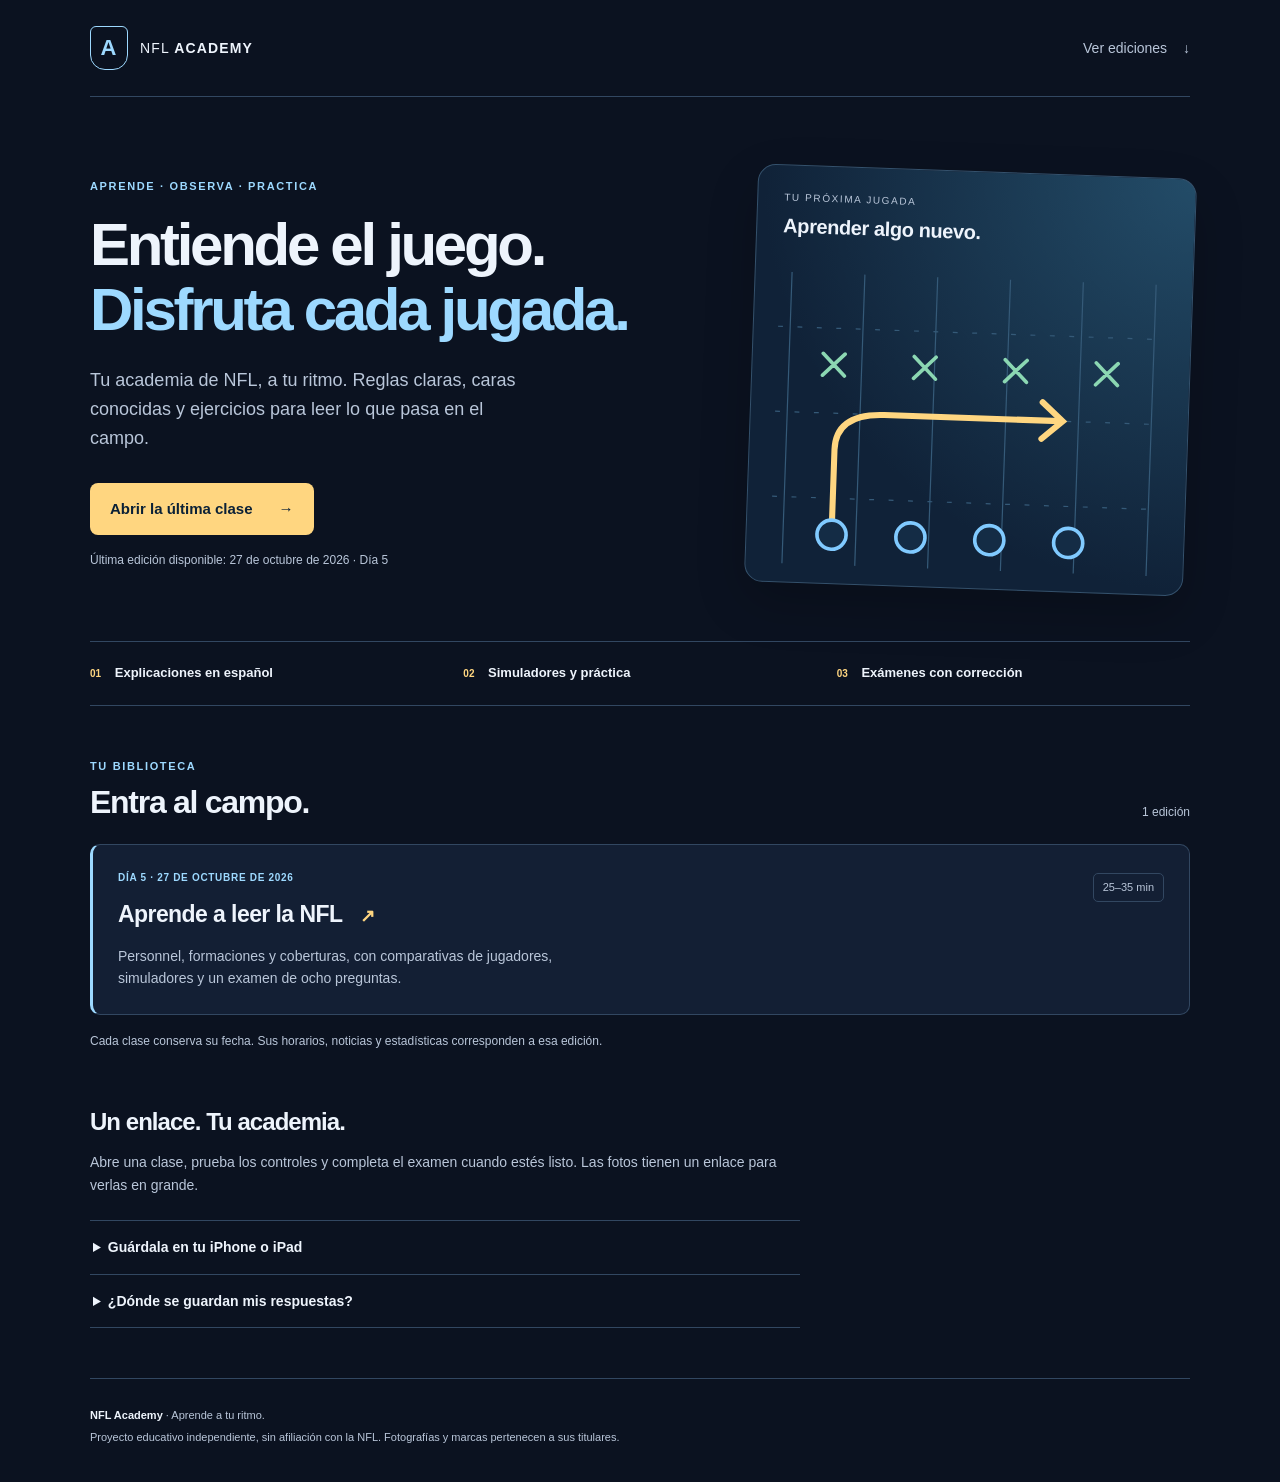
<file: docs/index.html>
<!doctype html>
<html lang="es"><head><meta charset="utf-8"><meta name="viewport" content="width=device-width, initial-scale=1, viewport-fit=cover"><meta name="color-scheme" content="dark"><meta name="theme-color" content="#0b1220"><meta name="description" content="Tu biblioteca de clases interactivas para entender la NFL: reglas, jugadores, formaciones y práctica a tu ritmo."><title>NFL Academy · Tu campo de aprendizaje</title><link rel="icon" href="assets/icon.svg" type="image/svg+xml"><link rel="stylesheet" href="assets/home.css"></head>
<body><a class="skip" href="#contenido">Saltar al contenido</a><div class="page"><header class="masthead"><a class="brand" href="index.html" aria-label="NFL Academy, inicio"><span class="brand-icon" aria-hidden="true">A</span><span>NFL <b>ACADEMY</b></span></a><a class="archive-link" href="#ediciones">Ver ediciones <span aria-hidden="true">↓</span></a></header>
<main id="contenido"><section class="hero" aria-labelledby="hero-title"><div class="hero-copy"><p class="eyebrow">Aprende · Observa · Practica</p><h1 id="hero-title">Entiende el juego.<br><span>Disfruta cada jugada.</span></h1><p class="intro">Tu academia de NFL, a tu ritmo. Reglas claras, caras conocidas y ejercicios para leer lo que pasa en el campo.</p><a class="button" href="ediciones/NFL_Academy_2026-10-27.html">Abrir la última clase <span aria-hidden="true">→</span></a><p class="latest">Última edición disponible: <time datetime="2026-10-27">27 de octubre de 2026</time> · Día 5</p></div><div class="field" aria-hidden="true"><div class="field-caption">TU PRÓXIMA JUGADA<br><strong>Aprender algo nuevo.</strong></div><svg viewBox="0 0 360 280" xmlns="http://www.w3.org/2000/svg"><g fill="none" stroke="#355a78"><path d="M30 25V265M90 25V265M150 25V265M210 25V265M270 25V265M330 25V265"/><path d="M20 70H340M20 140H340M20 210H340" stroke-dasharray="4 12"/></g><path d="M70 240V170Q70 140 110 140H255" fill="none" stroke="#ffd680" stroke-width="5" stroke-linecap="round"/><path d="m240 125 17 15-17 15" fill="none" stroke="#ffd680" stroke-width="5" stroke-linecap="round"/><g fill="#142c45" stroke="#80caff" stroke-width="3"><circle cx="70" cy="240" r="12"/><circle cx="135" cy="240" r="12"/><circle cx="200" cy="240" r="12"/><circle cx="265" cy="240" r="12"/></g><g stroke="#8bd7b2" stroke-width="3" stroke-linecap="round"><path d="m58 91 18 18m0-18-18 18m75-18 18 18m0-18-18 18m75-18 18 18m0-18-18 18m75-18 18 18m0-18-18 18"/></g></svg></div></section>
<section class="features" aria-label="Cómo es la academia"><p><span aria-hidden="true">01</span> Explicaciones en español</p><p><span aria-hidden="true">02</span> Simuladores y práctica</p><p><span aria-hidden="true">03</span> Exámenes con corrección</p></section>
<section id="ediciones" class="library" aria-labelledby="library-title"><div class="section-heading"><div><p class="eyebrow">Tu biblioteca</p><h2 id="library-title">Entra al campo.</h2></div><span class="count">1 edición</span></div><ul class="editions"><li class="edition"><div><p class="eyebrow">Día 5 · <time datetime="2026-10-27">27 de octubre de 2026</time></p><h3><a href="ediciones/NFL_Academy_2026-10-27.html">Aprende a leer la NFL <span aria-hidden="true">↗</span></a></h3><p>Personnel, formaciones y coberturas, con comparativas de jugadores, simuladores y un examen de ocho preguntas.</p></div><span class="duration">25–35 min</span></li></ul><p class="archive-note">Cada clase conserva su fecha. Sus horarios, noticias y estadísticas corresponden a esa edición.</p></section>
<section class="how" aria-labelledby="how-title"><h2 id="how-title">Un enlace. Tu academia.</h2><p>Abre una clase, prueba los controles y completa el examen cuando estés listo. Las fotos tienen un enlace para verlas en grande.</p><details><summary>Guárdala en tu iPhone o iPad</summary><p>Abre esta página en Safari. En el menú <strong>Compartir</strong>, elige <strong>Añadir a pantalla de inicio</strong> o guárdala en favoritos. Necesitas internet para abrir las clases y cargar las fotografías.</p></details><details><summary>¿Dónde se guardan mis respuestas?</summary><p>El examen se corrige en tu navegador. Pulsa <strong>Copiar resultado</strong> y pégalo en tu chat de estudio si quieres registrar tu avance. Este sitio no envía tus respuestas ni las sincroniza entre dispositivos.</p></details></section>
</main><footer><p><b>NFL Academy</b> · Aprende a tu ritmo.</p><p>Proyecto educativo independiente, sin afiliación con la NFL. Fotografías y marcas pertenecen a sus titulares.</p></footer></div></body></html>
</file>
<file: docs/assets/home.css>
:root{color-scheme:dark;--bg:#0b1220;--panel:#131f34;--text:#eef4fc;--muted:#b9c6d9;--line:#324761;--blue:#9dd9ff;--gold:#ffd680}*{box-sizing:border-box}html{scroll-behavior:smooth}body{margin:0;background:var(--bg);color:var(--text);font:16px/1.6 -apple-system,BlinkMacSystemFont,"Segoe UI",sans-serif}a{color:inherit;text-decoration:none}a:focus-visible,summary:focus-visible{outline:3px solid var(--gold);outline-offset:5px}.page{max-width:1160px;margin:auto;padding:0 30px}.skip{position:absolute;top:-100px;left:20px;padding:12px;background:var(--gold);color:var(--bg);z-index:5}.skip:focus{top:10px}.masthead{display:flex;align-items:center;justify-content:space-between;gap:18px;padding:26px 0;border-bottom:1px solid var(--line)}.brand{display:flex;align-items:center;gap:12px;letter-spacing:.08em;font-size:14px}.brand-icon{display:grid;place-items:center;border:1px solid var(--blue);width:38px;height:44px;border-radius:6px 6px 15px 15px;font-weight:900;color:var(--blue);font-size:22px}.archive-link{font-size:14px;padding:10px 0;color:var(--muted)}.archive-link span{margin-left:12px}.hero{display:grid;grid-template-columns:1.4fr 1fr;gap:46px;align-items:center;padding:74px 0 52px}.eyebrow{color:var(--blue);letter-spacing:.15em;font-size:11px;font-weight:800;text-transform:uppercase;margin:0 0 17px}h1{font-size:clamp(36px,4.7vw,60px);line-height:1.08;letter-spacing:-.055em;margin:0 0 24px;font-weight:800}h1 span{color:var(--blue)}.intro{max-width:43ch;color:var(--muted);font-size:18px;margin:0 0 30px}.button{display:inline-flex;align-items:center;justify-content:space-between;gap:26px;min-height:52px;background:var(--gold);color:#0b2136;padding:14px 20px;border-radius:8px;font-size:15px;font-weight:800}.button:hover{background:#ffe3a9}.latest{font-size:12px;color:var(--muted);margin-top:16px}.field{border:1px solid #34516c;border-radius:18px;background:radial-gradient(ellipse at top right,#234c68,#102238 70%);overflow:hidden;transform:rotate(2deg);box-shadow:0 20px 50px #0003}.field-caption{padding:24px 26px 0;font-size:10px;letter-spacing:.16em;color:var(--muted)}.field-caption strong{display:block;font-size:20px;letter-spacing:-.02em;color:var(--text);margin-top:4px}.field svg{display:block;width:100%;height:auto}.features{display:grid;grid-template-columns:repeat(3,1fr);gap:20px;border-top:1px solid var(--line);border-bottom:1px solid var(--line);padding:8px 0}.features p{font-size:13px;font-weight:600}.features span{color:var(--gold);font-size:10px;margin-right:10px}.library{padding:52px 0 36px;scroll-margin-top:20px}.section-heading{display:flex;justify-content:space-between;align-items:end;margin-bottom:22px}.section-heading .eyebrow{margin-bottom:8px}h2{font-size:32px;line-height:1.2;letter-spacing:-.04em;margin:0}.count{font-size:12px;color:var(--muted)}.editions{padding:0;margin:0;list-style:none}.edition{display:flex;gap:28px;align-items:start;justify-content:space-between;border:1px solid var(--line);border-left:3px solid var(--blue);border-radius:10px;padding:25px;background:var(--panel)}.edition .eyebrow{letter-spacing:.07em;font-size:10px;margin-bottom:7px}.edition h3{margin:0;font-size:23px;letter-spacing:-.025em}.edition h3 a{display:inline-block;padding:3px 0}.edition h3 a:hover{color:var(--blue)}.edition h3 span{color:var(--gold);font-size:18px;margin-left:12px}.edition p:not(.eyebrow){color:var(--muted);font-size:14px;margin:9px 0 0;max-width:65ch}.duration{font-size:11px;white-space:nowrap;padding:5px 9px;border:1px solid var(--line);border-radius:5px;margin-top:3px;color:var(--muted)}.archive-note{color:var(--muted);font-size:12px;margin:17px 0 0}.how{max-width:710px;padding:20px 0 50px}.how h2{font-size:24px}.how>p{color:var(--muted);font-size:14px;margin:15px 0 24px}details{border-top:1px solid var(--line);font-size:14px}details:last-child{border-bottom:1px solid var(--line)}summary{padding:15px 3px;cursor:pointer;font-weight:600}details p{color:var(--muted);margin:0 0 20px;padding:0 3px}footer{padding:24px 0 32px;border-top:1px solid var(--line);color:var(--muted);font-size:11px}footer p{margin:4px 0}footer b{color:var(--text)}@media(max-width:760px){.page{padding:0 20px}.masthead{padding:18px 0}.hero{grid-template-columns:1fr;padding:42px 0 32px;gap:30px}.intro{font-size:16px}.field{max-width:390px;transform:none}.field-caption{padding:18px 22px 0}.field svg{max-height:200px}.features{gap:3px}.features p{font-size:11px;line-height:1.4;padding:6px 3px}.features span{display:block;margin:0 0 7px}.library{padding-top:36px}.edition{padding:19px;gap:10px;flex-direction:column}.edition h3{font-size:21px}.duration{margin-top:7px}h2{font-size:28px}.archive-link{font-size:12px}.brand{font-size:12px;gap:9px}.brand-icon{width:30px;height:36px;font-size:18px}}@media(max-width:360px){.page{padding:0 16px}h1{font-size:34px}.button{width:100%;gap:12px;font-size:14px}.field-caption strong{font-size:18px}}@media(prefers-reduced-motion:reduce){html{scroll-behavior:auto}}@supports(padding:env(safe-area-inset-bottom)){body{padding-bottom:env(safe-area-inset-bottom)}}
</file>
